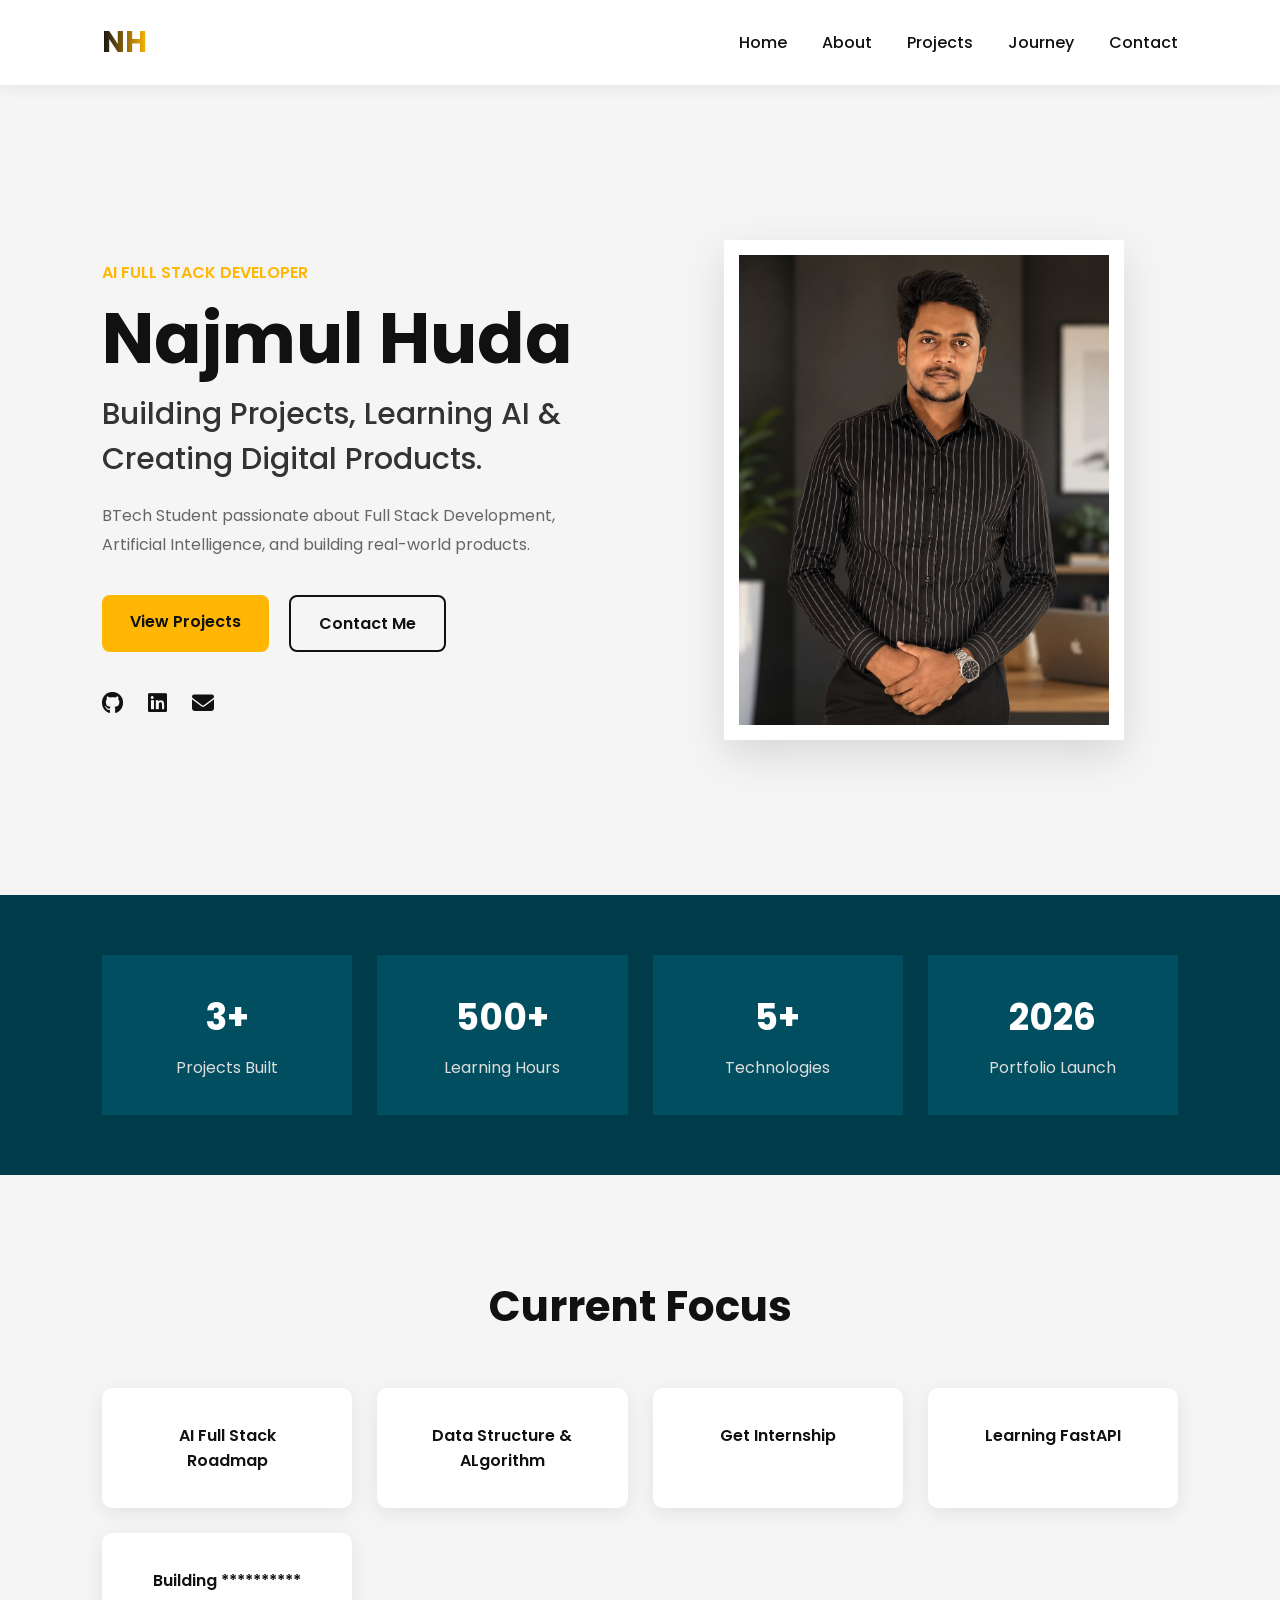
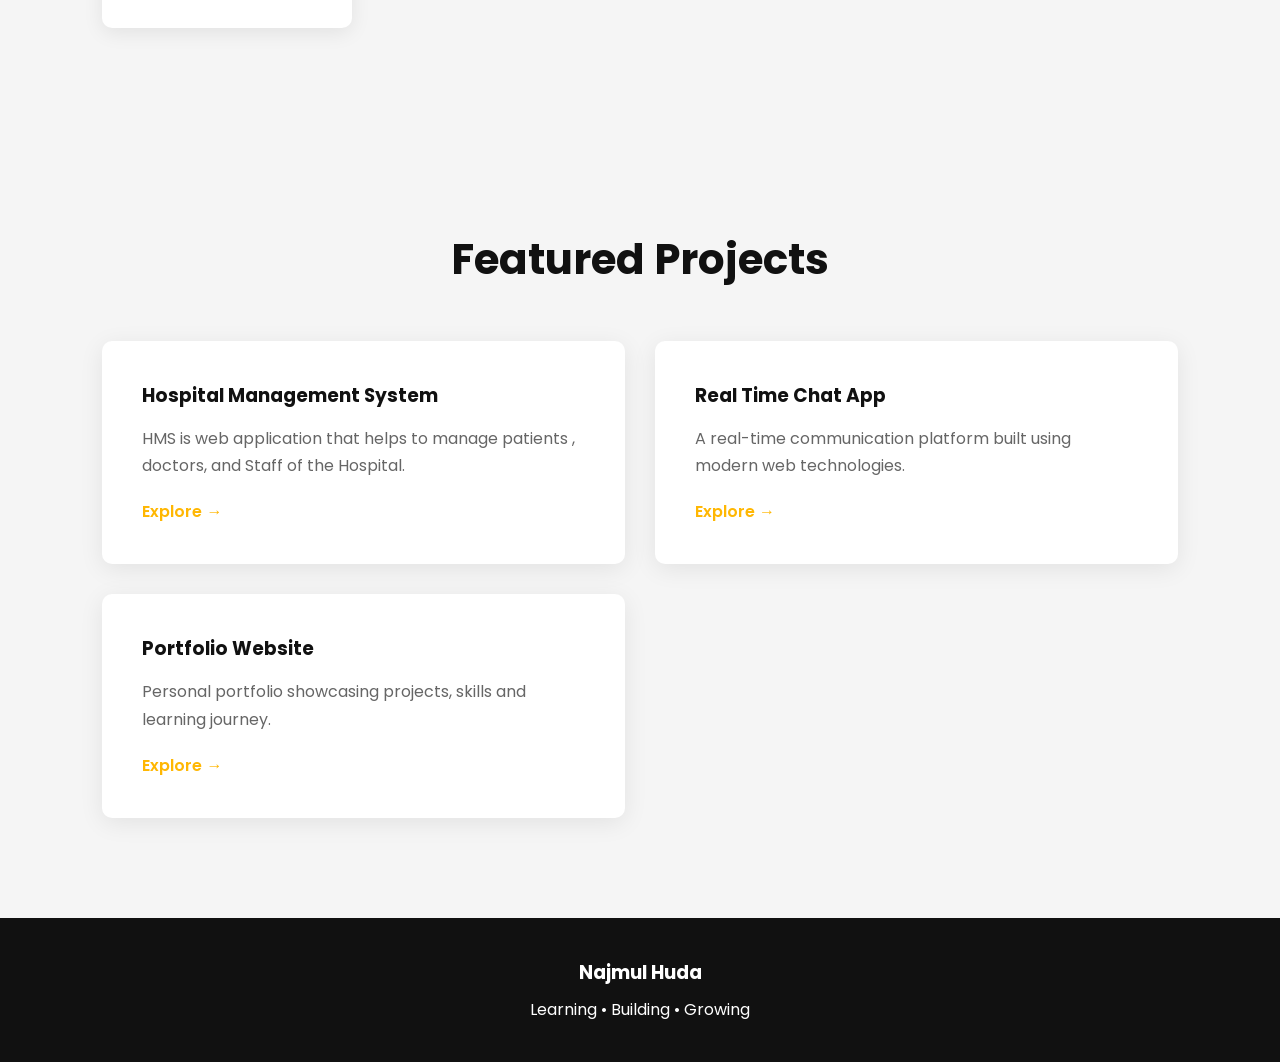
<file: index.html>
<!DOCTYPE html>
<html lang="en">

<head>
    <meta charset="UTF-8">
    <meta name="viewport" content="width=device-width, initial-scale=1.0">

    <title>Najmul Huda | Portfolio</title>

    <link rel="stylesheet" href="css/style.css">

    <link href="https://fonts.googleapis.com/css2?family=Poppins:wght@300;400;500;600;700&display=swap"
        rel="stylesheet">

    <link rel="stylesheet"
        href="https://cdnjs.cloudflare.com/ajax/libs/font-awesome/6.6.0/css/all.min.css">
</head>

<body>

    <!-- ================= NAVBAR ================= -->

    <header class="navbar">

        <div class="logo">
            NH
        </div>

        <nav>

            <ul class="nav-links">

                <li>
                    <a href="index.html">Home</a>
                </li>

                <li>
                    <a href="about.html">About</a>
                </li>

                <li>
                    <a href="projects.html">Projects</a>
                </li>

                <li>
                    <a href="journey.html">Journey</a>
                </li>

                <li>
                    <a href="contact.html">Contact</a>
                </li>

            </ul>

        </nav>

    </header>

    <!-- ================= HERO ================= -->

    <section class="hero">

        <div class="hero-left">

            <span class="small-heading">
                AI FULL STACK DEVELOPER
            </span>

            <h1>
                Najmul Huda
            </h1>

            <h2>
                Building Projects,
                Learning AI &
                Creating Digital Products.
            </h2>

            <p>

                BTech Student passionate about
                Full Stack Development,
                Artificial Intelligence,
                and building real-world products.

            </p>

            <div class="hero-buttons">

                <a href="projects.html" class="btn primary-btn">
                    View Projects
                </a>

                <a href="contact.html" class="btn secondary-btn">
                    Contact Me
                </a>

            </div>

            <div class="social-icons">

                <a href="https://github.com/00najmulhuda"
                    target="_blank">

                    <i class="fab fa-github"></i>

                </a>

                <a href="http://www.linkedin.com/in/00najmul-huda"
                    target="_blank">

                    <i class="fab fa-linkedin"></i>

                </a>

                <a href="mailto:000najmulhuda@gmail.com">

                    <i class="fas fa-envelope"></i>

                </a>

            </div>

        </div>

        <div class="hero-right">

            <div class="image-card">

                <img src="assets/myimg.png"
                alt="Najmul Huda">

            </div>

        </div>

    </section>

    <!-- ================= STATS ================= -->

    <section class="stats">

        <div class="stat-box">

            <h3>3+</h3>
            <p>Projects Built</p>

        </div>

        <div class="stat-box">

            <h3>500+</h3>
            <p>Learning Hours</p>

        </div>

        <div class="stat-box">

            <h3>5+</h3>
            <p>Technologies</p>

        </div>

        <div class="stat-box">

            <h3>2026</h3>
            <p>Portfolio Launch</p>

        </div>

    </section>

    <!-- ================= CURRENT FOCUS ================= -->

    <section class="focus">

        <div class="section-title">

            <h2>Current Focus</h2>

        </div>

        <div class="focus-grid">

            <div class="focus-card">

                AI Full Stack Roadmap

            </div>

            <div class="focus-card">

                Data Structure & ALgorithm

            </div>

            <div class="focus-card">

                Get Internship

            </div>

            <div class="focus-card">

                Learning FastAPI <a href="https://github.com/00najmulhuda/FastAPI-learning"></a>

            </div>

            <div class="focus-card">

                Building **********

            </div>

        </div>

    </section>

    <!-- ================= FEATURED PROJECTS ================= -->

    <section class="featured-projects">

        <div class="section-title">

            <h2>Featured Projects</h2>

        </div>

        <div class="project-preview">
            <div class="project-card">

                <h3>Hospital Management System</h3>

                <p>

                    HMS is web application that helps to manage patients
                    , doctors, and Staff of the Hospital.

                </p>

                <a href="projects.html">

                    Explore →

                </a>

            </div>

            <div class="project-card">

                <h3>Real Time Chat App</h3>

                <p>

                    A real-time communication platform
                    built using modern web technologies.

                </p>

                <a href="projects.html">

                    Explore →

                </a>

            </div>

            <div class="project-card">

                <h3>Portfolio Website</h3>

                <p>

                    Personal portfolio showcasing
                    projects, skills and learning journey.

                </p>

                <a href="projects.html">

                    Explore →

                </a>

            </div>

        </div>

    </section>

    <!-- ================= FOOTER ================= -->

    <footer>

        <h3>Najmul Huda</h3>

        <p>

            Learning • Building • Growing

        </p>

    </footer>

    <script src="js/script.js"></script>

</body>

</html>
</file>
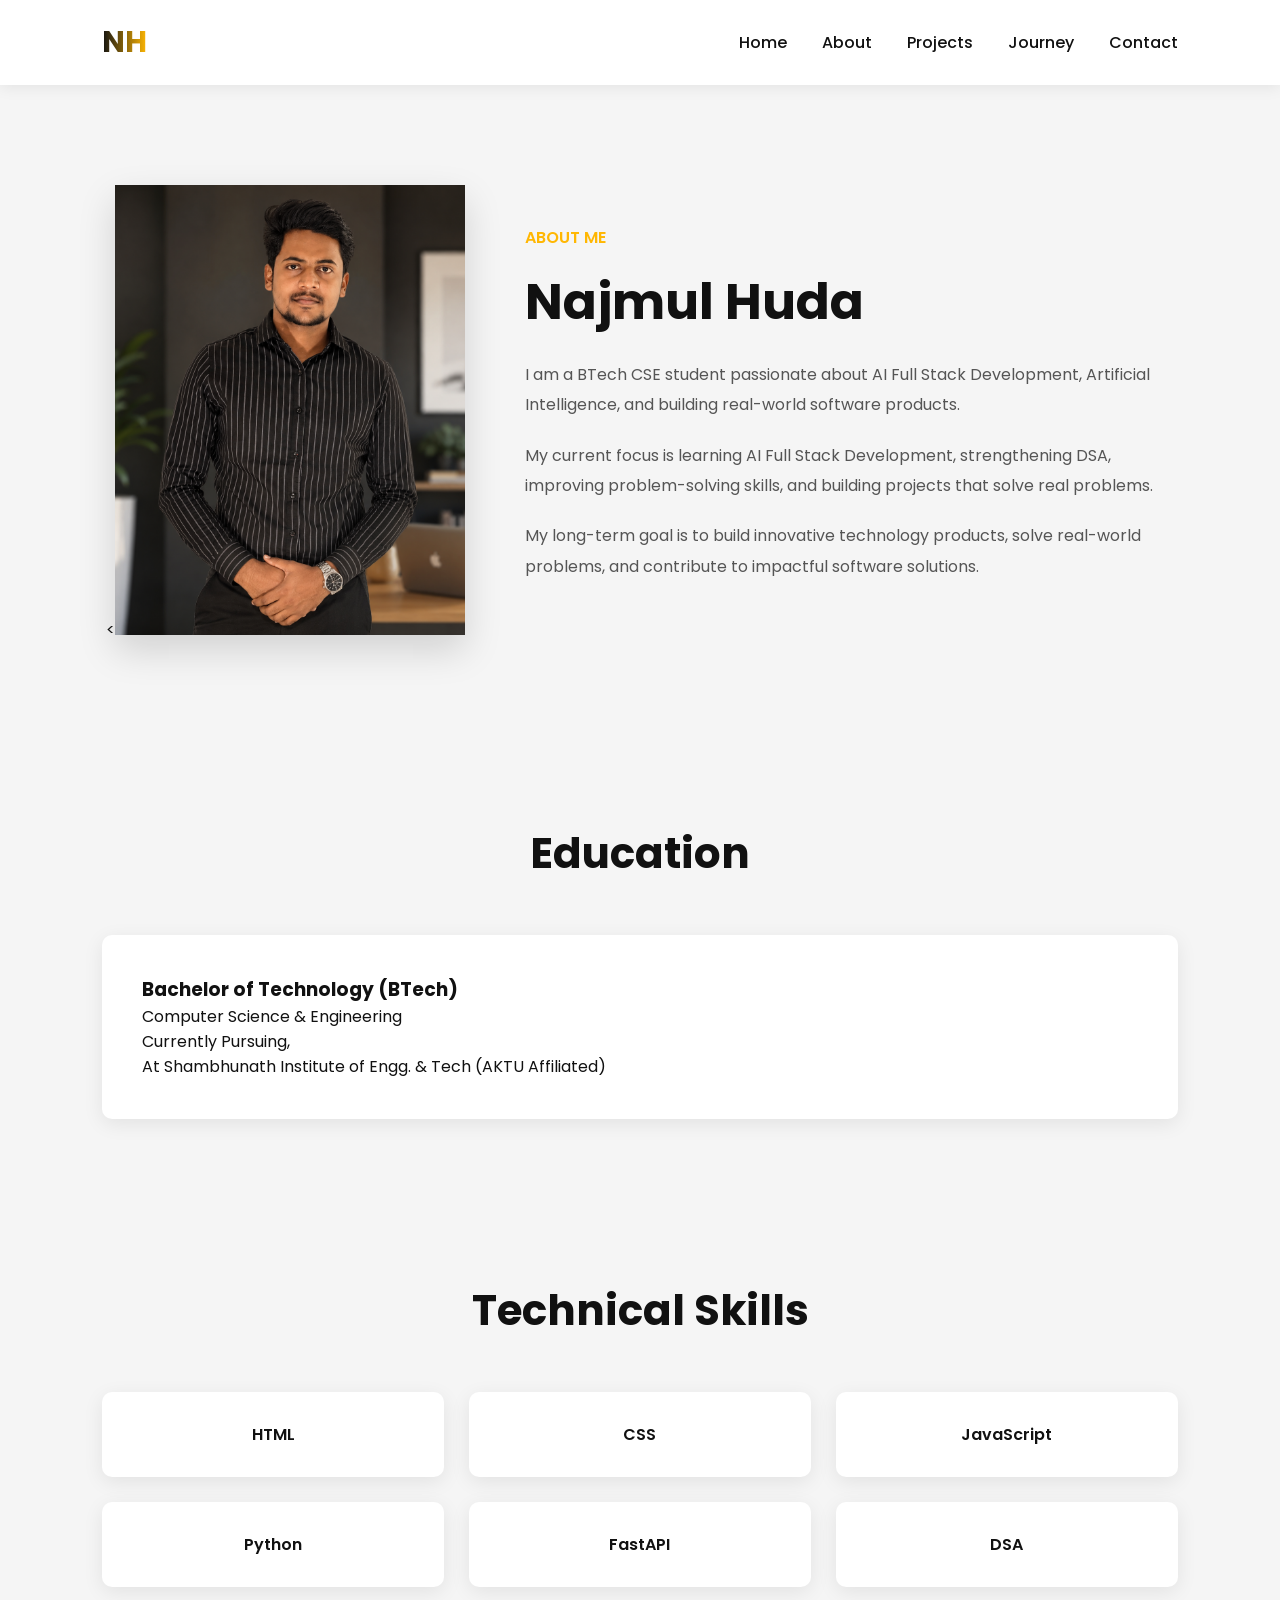
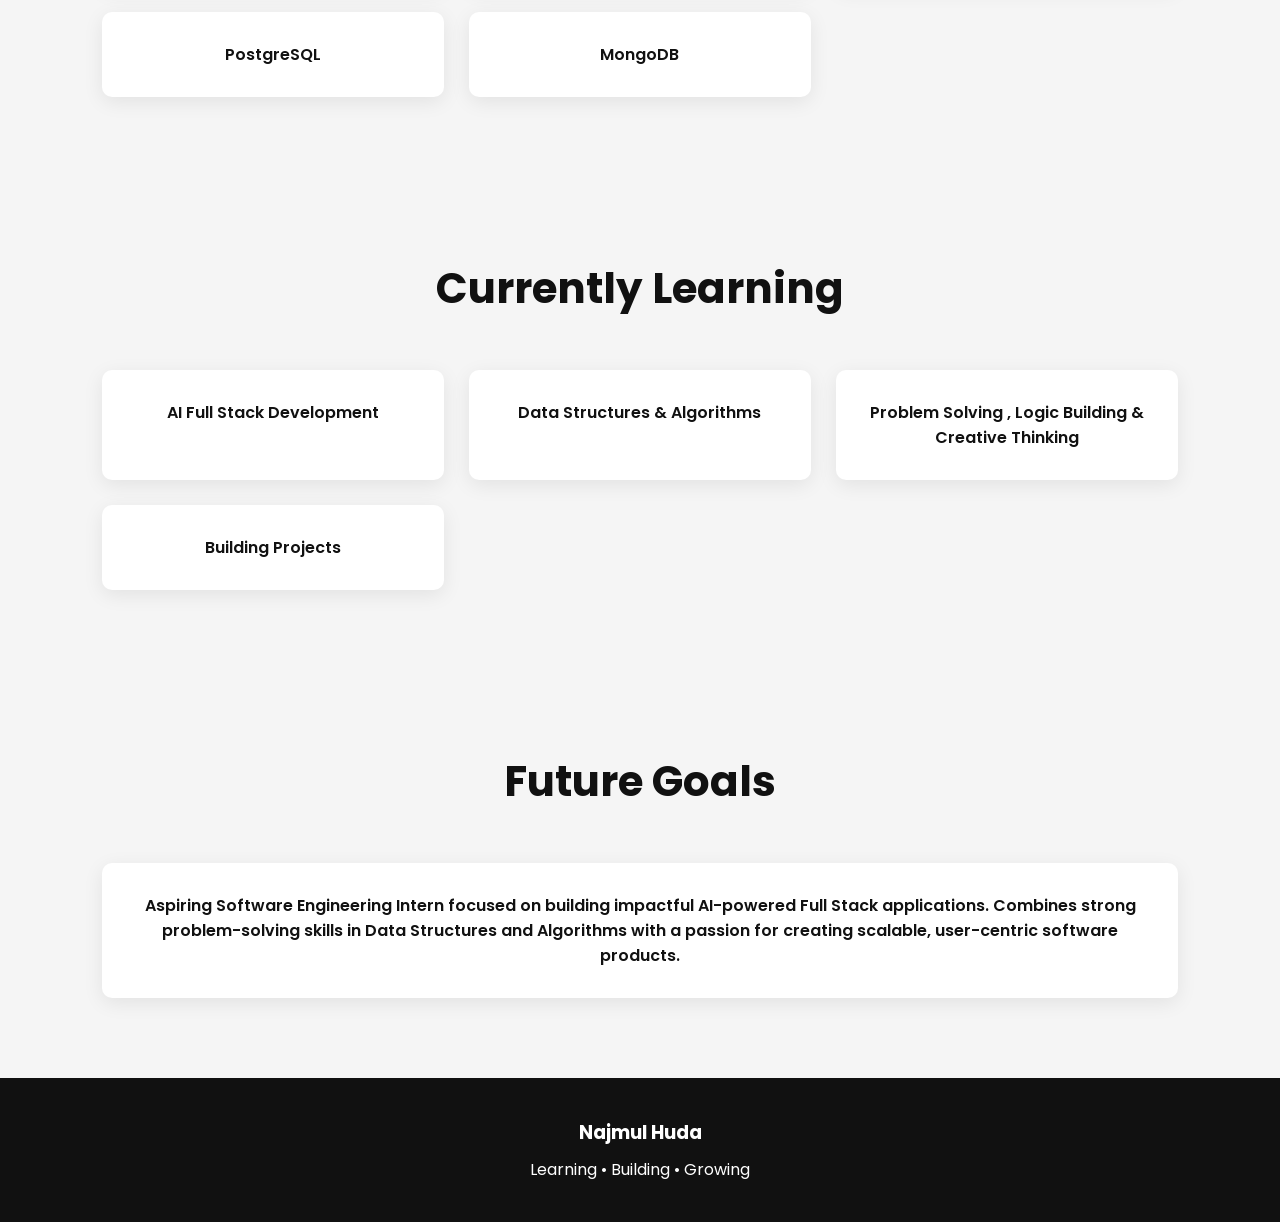
<file: about.html>
<!DOCTYPE html>
<html lang="en">

<head>
    <meta charset="UTF-8">
    <meta name="viewport" content="width=device-width, initial-scale=1.0">

    <title>About | Najmul Huda</title>

    <link rel="stylesheet" href="css/style.css">

    <link href="https://fonts.googleapis.com/css2?family=Poppins:wght@300;400;500;600;700&display=swap"
        rel="stylesheet">

    <link rel="stylesheet"
        href="https://cdnjs.cloudflare.com/ajax/libs/font-awesome/6.6.0/css/all.min.css">
</head>

<body>

    <!-- NAVBAR -->

    <header class="navbar">

        <div class="logo">NH</div>

        <nav>
            <ul class="nav-links">

                <li><a href="index.html">Home</a></li>

                <li><a href="about.html">About</a></li>

                <li><a href="projects.html">Projects</a></li>

                <li><a href="journey.html">Journey</a></li>

                <li><a href="contact.html">Contact</a></li>

            </ul>
        </nav>

    </header>

    <!-- ABOUT HERO -->

    <section class="about-page">

        <div class="about-image">

            <<img src="assets/myimg.png"
            alt="Najmul Huda">

        </div>

        <div class="about-content">

            <span class="small-heading">
                ABOUT ME
            </span>

            <h1>
                Najmul Huda
            </h1>

            <p>

                I am a BTech CSE student passionate about
                AI Full Stack Development, Artificial Intelligence,
                and building real-world software products.

            </p>

            <p>

                My current focus is learning AI Full Stack
                Development, strengthening DSA, improving
                problem-solving skills, and building projects
                that solve real problems.

            </p>

            <p>

                My long-term goal is to build innovative
                technology products, solve real-world
                problems, and contribute to impactful
                software solutions.

            </p>

        </div>

    </section>

    <!-- EDUCATION -->

    <section class="education-section">

        <div class="section-title">

            <h2>Education</h2>

        </div>

        <div class="education-card">

            <h3>Bachelor of Technology (BTech)</h3>

            <p>
                Computer Science & Engineering
            </p>

            <span>
                Currently Pursuing,<br>
                At Shambhunath Institute of Engg. & Tech (AKTU Affiliated)
            </span>

        </div>

    </section>

    <!-- SKILLS -->

    <section class="skills-section">

        <div class="section-title">

            <h2>Technical Skills</h2>

        </div>

        <div class="skills-grid">

            <div class="skill-card">HTML</div>

            <div class="skill-card">CSS</div>

            <div class="skill-card">JavaScript</div>

            <div class="skill-card">Python</div>

            <div class="skill-card">FastAPI</div>

            <div class="skill-card">DSA</div>

            <div class="skill-card">PostgreSQL</div>

            <div class="skill-card">MongoDB</div>

        </div>

    </section>

    <!-- CURRENT LEARNING -->

    <section class="learning-section">

        <div class="section-title">

            <h2>Currently Learning</h2>

        </div>

        <div class="learning-grid">

            <div class="learning-card">

                AI Full Stack Development

            </div>

            <div class="learning-card">

                Data Structures & Algorithms

            </div>

            <div class="learning-card">

                Problem Solving , Logic Building & Creative Thinking

            </div>

            <div class="learning-card">

                Building Projects

            </div>

        </div>

    </section>

    <!-- FUTURE GOALS -->

    <section class="goal-section">

        <div class="section-title">

            <h2>Future Goals</h2>

        </div>

        <div class="goal-card">

            <p>

                Aspiring Software Engineering Intern focused on building impactful AI-powered Full Stack applications.
                 Combines strong problem-solving skills in Data Structures and Algorithms with a passion for creating scalable,
                 user-centric software products.

            </p>

        </div>

    </section>

    <!-- FOOTER -->

    <footer>

        <h3>Najmul Huda</h3>

        <p>Learning • Building • Growing</p>

    </footer>

</body>

</html>
</file>
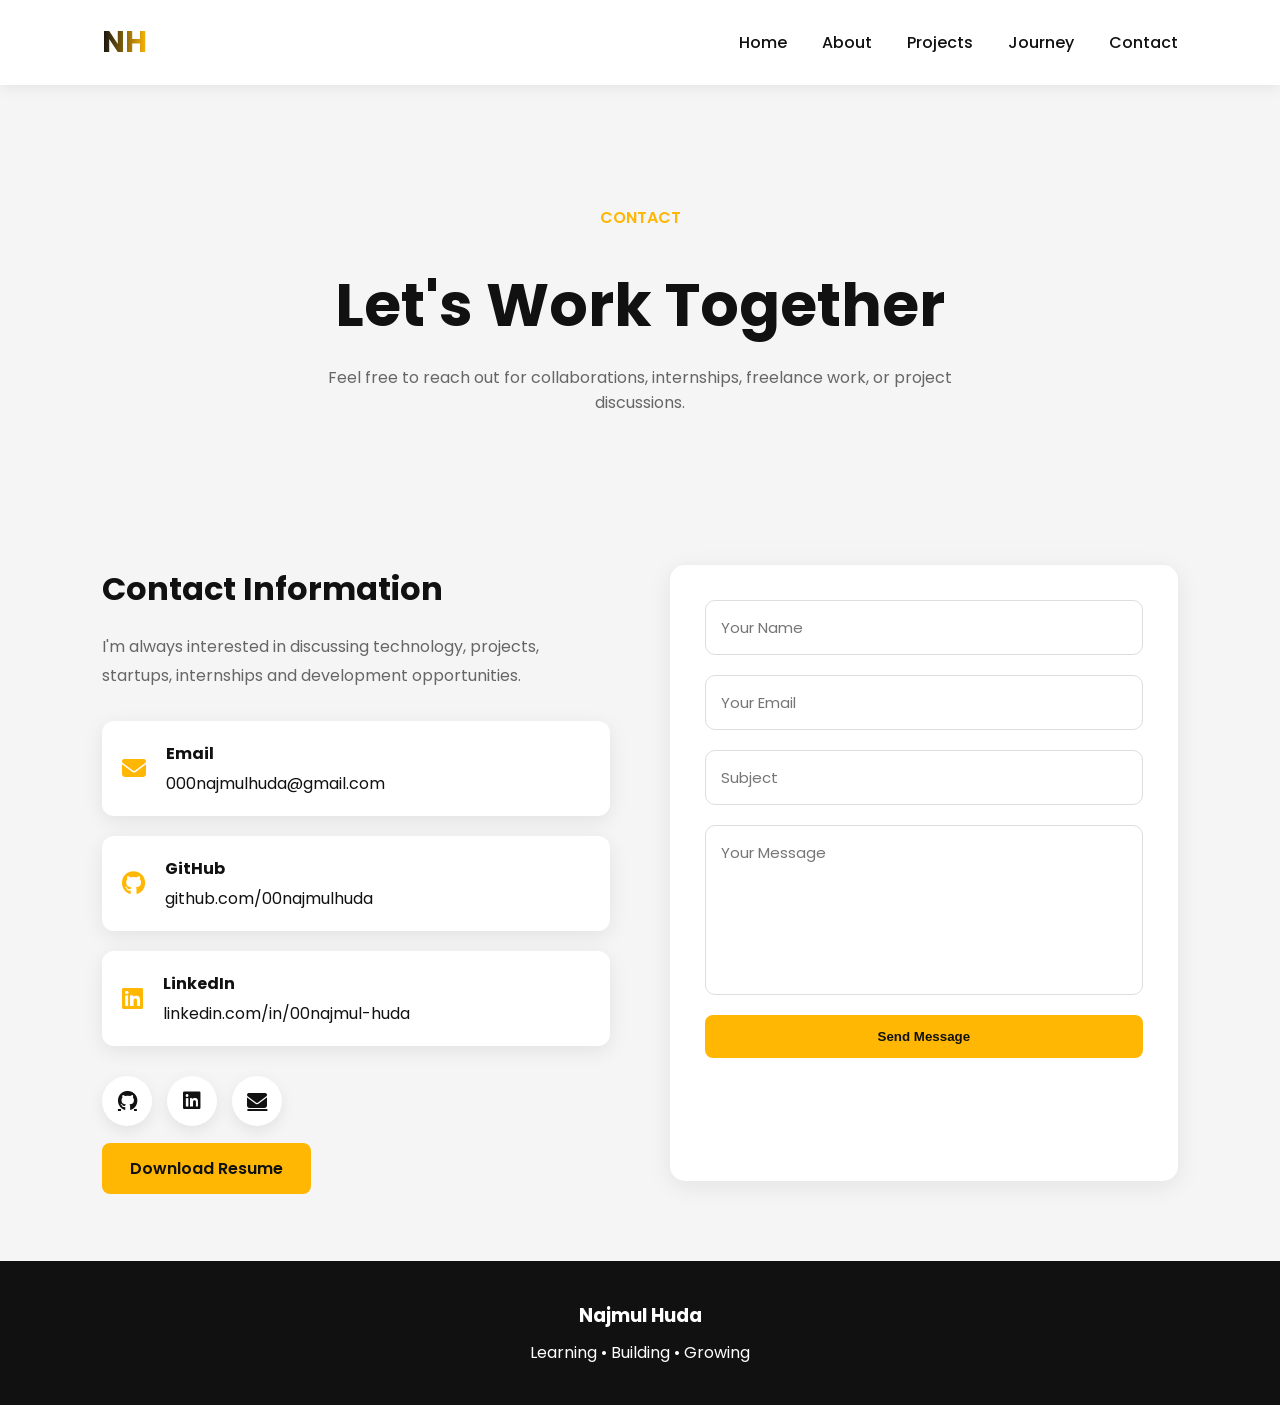
<file: contact.html>
<!DOCTYPE html>
<html lang="en">

<head>
    <meta charset="UTF-8">
    <meta name="viewport" content="width=device-width, initial-scale=1.0">

    <title>Contact | Najmul Huda</title>

    <link rel="stylesheet" href="css/style.css">

    <link href="https://fonts.googleapis.com/css2?family=Poppins:wght@300;400;500;600;700&display=swap"
        rel="stylesheet">

    <link rel="stylesheet"
        href="https://cdnjs.cloudflare.com/ajax/libs/font-awesome/6.6.0/css/all.min.css">
</head>

<body>

    <!-- NAVBAR -->

    <header class="navbar">

        <div class="logo">
            NH
        </div>

        <nav>

            <ul class="nav-links">

                <li><a href="index.html">Home</a></li>

                <li><a href="about.html">About</a></li>

                <li><a href="projects.html">Projects</a></li>

                <li><a href="journey.html">Journey</a></li>

                <li><a href="contact.html">Contact</a></li>

            </ul>

        </nav>

    </header>

    <!-- PAGE HEADER -->

    <section class="page-header">

        <span class="small-heading">
            CONTACT
        </span>

        <h1>
            Let's Work Together
        </h1>

        <p>
            Feel free to reach out for collaborations,
            internships, freelance work, or project discussions.
        </p>

    </section>

    <!-- CONTACT SECTION -->

    <section class="contact-section">

        <!-- LEFT SIDE -->

        <div class="contact-info">

            <h2>
                Contact Information
            </h2>

            <p class="contact-description">

                I'm always interested in discussing
                technology, projects, startups,
                internships and development opportunities.

            </p>

            <!-- EMAIL -->

            <div class="contact-card">

                <i class="fas fa-envelope"></i>

                <div>

                    <h4>Email</h4>

                    <a href="mailto:000najmulhuda@gmail.com">
                        000najmulhuda@gmail.com
                    </a>

                </div>

            </div>

            <!-- GITHUB -->

            <div class="contact-card">

                <i class="fab fa-github"></i>

                <div>

                    <h4>GitHub</h4>

                    <a href="https://github.com/00najmulhuda"
                        target="_blank">

                        github.com/00najmulhuda

                    </a>

                </div>

            </div>

            <!-- LINKEDIN -->

            <div class="contact-card">

                <i class="fab fa-linkedin"></i>

                <div>

                    <h4>LinkedIn</h4>

                    <a href="http://www.linkedin.com/in/00najmul-huda"
                        target="_blank">

                        linkedin.com/in/00najmul-huda

                    </a>

                </div>

            </div>

            <!-- SOCIAL ICONS -->

            <div class="contact-social">

                <a href="https://github.com/00najmulhuda"
                    target="_blank">

                    <i class="fab fa-github"></i>

                </a>

                <a href="http://www.linkedin.com/in/00najmul-huda"
                    target="_blank">

                    <i class="fab fa-linkedin"></i>

                </a>

                <a href="mailto:000najmulhuda@gmail.com">

                    <i class="fas fa-envelope"></i>

                </a>

            </div>

            <!-- RESUME -->

            <a href="assets/resume.pdf"
                class="btn primary-btn"
                download>

                Download Resume

            </a>

        </div>

        <!-- RIGHT SIDE -->

        <div class="contact-form">

            <form
            action="https://formsubmit.co/000najmulhuda@gmail.com"
            method="POST">

    <input
        type="text"
        name="name"
        placeholder="Your Name"
        required>

    <input
        type="email"
        name="email"
        placeholder="Your Email"
        required>

    <input
        type="text"
        name="subject"
        placeholder="Subject"
        required>

    <textarea
        name="message"
        rows="6"
        placeholder="Your Message"
        required></textarea>

    <!-- Disable Captcha -->

    <input
        type="hidden"
        name="_captcha"
        value="false">

    <!-- Email Subject -->

    <input
        type="hidden"
        name="_subject"
        value="New Portfolio Contact Message">


    <button
        type="submit"
        class="btn primary-btn">

        Send Message

    </button>

</form>

        </div>

    </section>

    <!-- FOOTER -->

    <footer>

        <h3>
            Najmul Huda
        </h3>

        <p>
            Learning • Building • Growing
        </p>

    </footer>

</body>

</html>
</file>
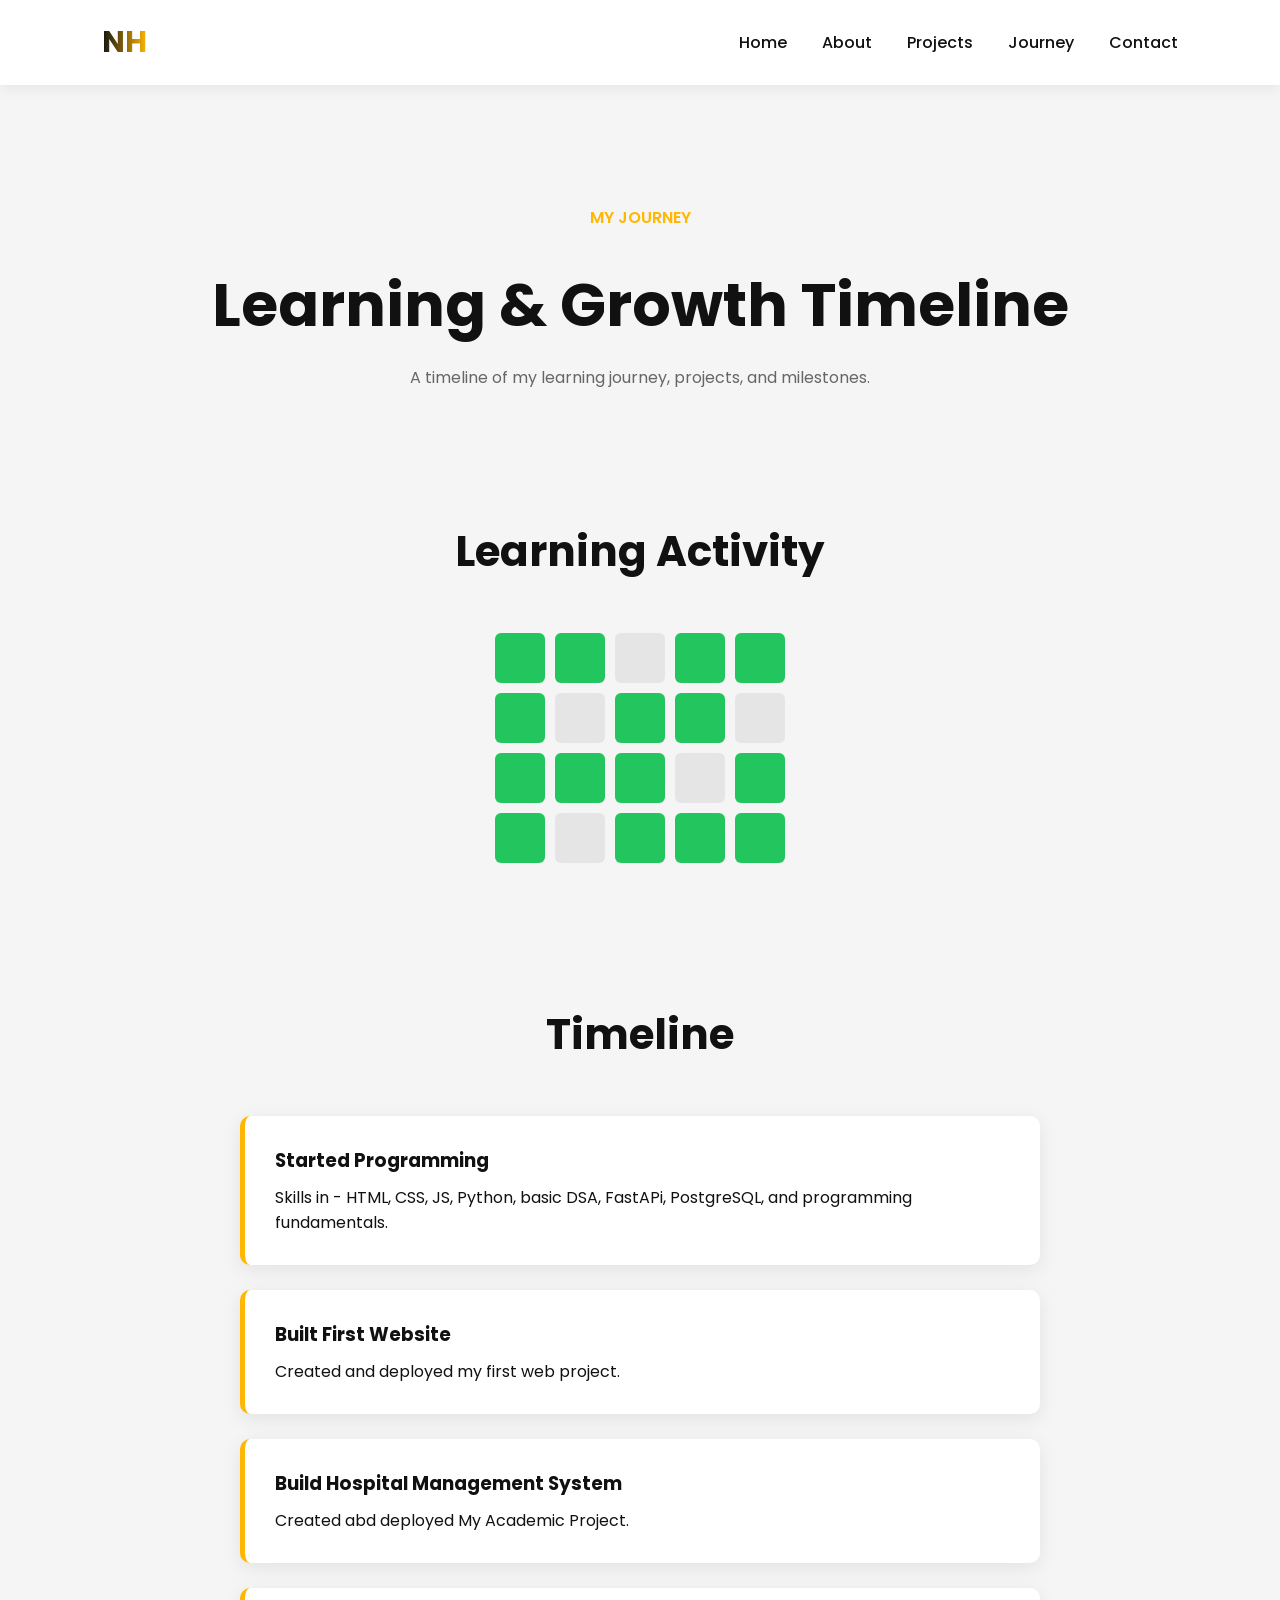
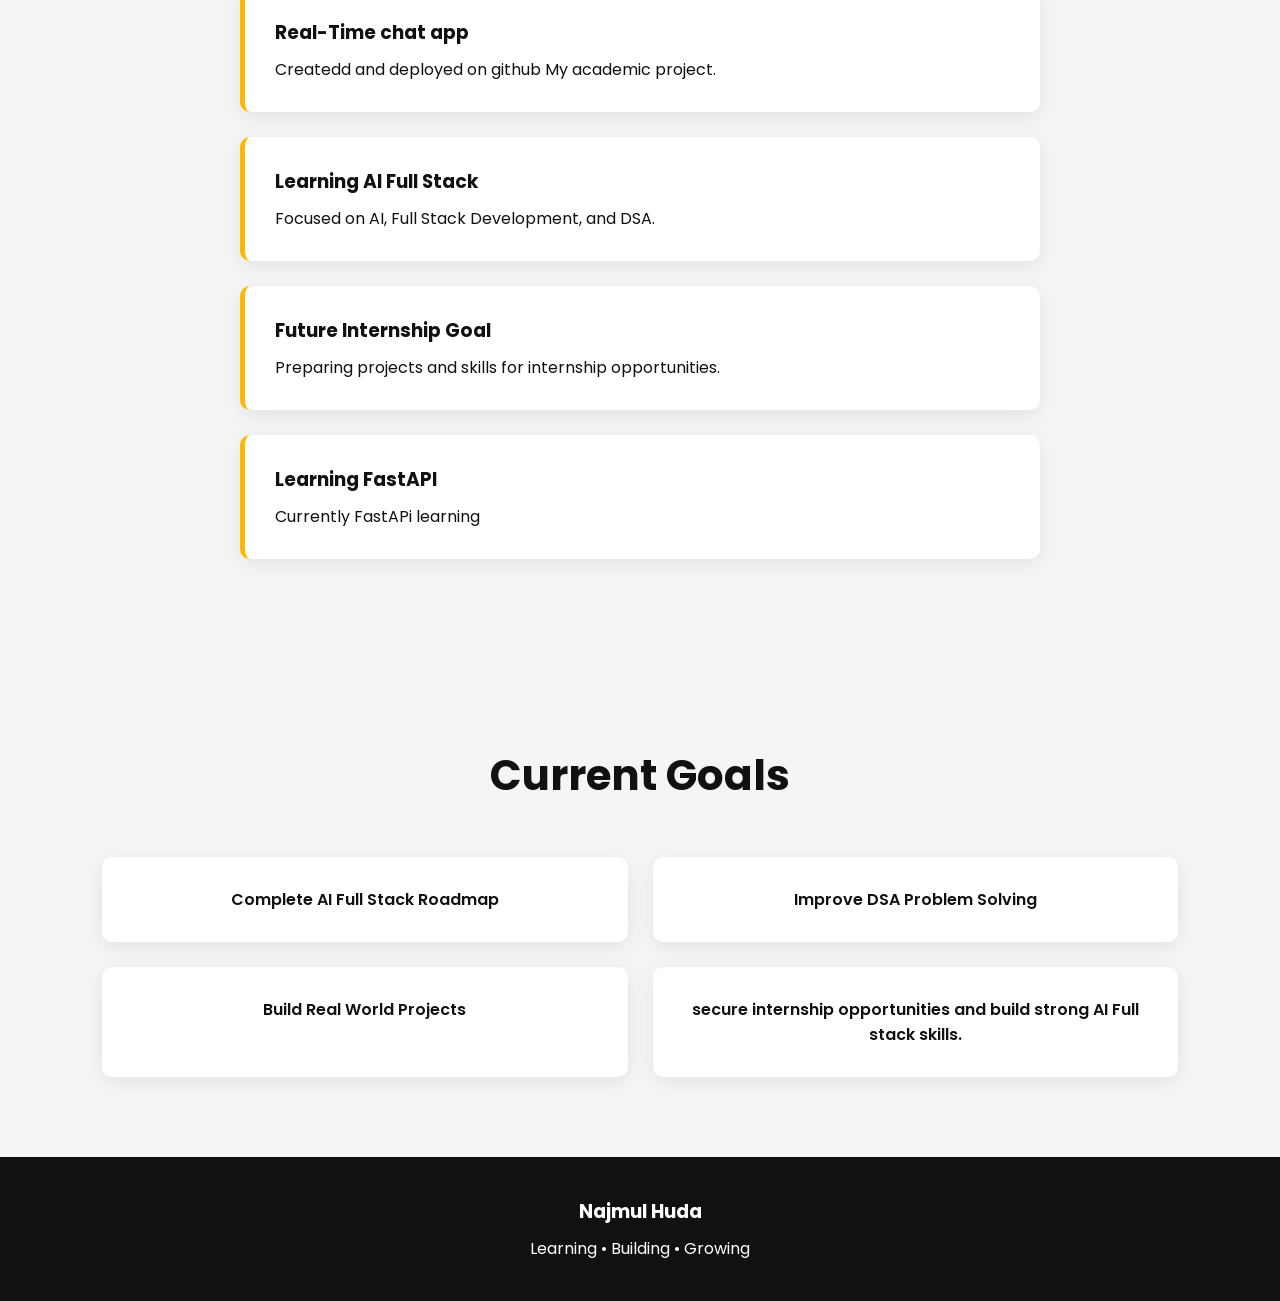
<file: journey.html>
<!DOCTYPE html>
<html lang="en">

<head>
    <meta charset="UTF-8">
    <meta name="viewport" content="width=device-width, initial-scale=1.0">
    <title>Journey | Najmul Huda</title>

    <link rel="stylesheet" href="css/style.css">

    <link href="https://fonts.googleapis.com/css2?family=Poppins:wght@300;400;500;600;700&display=swap"
        rel="stylesheet">
</head>

<body>

    <!-- NAVBAR -->

    <header class="navbar">

        <div class="logo">NH</div>

        <nav>
            <ul class="nav-links">

                <li><a href="index.html">Home</a></li>

                <li><a href="about.html">About</a></li>

                <li><a href="projects.html">Projects</a></li>

                <li><a href="journey.html">Journey</a></li>

                <li><a href="contact.html">Contact</a></li>

            </ul>
        </nav>

    </header>

    <!-- PAGE HEADER -->

    <section class="page-header">

        <span class="small-heading">
            MY JOURNEY
        </span>

        <h1>
            Learning & Growth Timeline
        </h1>

        <p>
            A timeline of my learning journey,
            projects, and milestones.
        </p>

    </section>

    <!-- ACTIVITY GRID -->

    <section class="activity-section">

        <div class="section-title">

            <h2>Learning Activity</h2>

        </div>

        <div class="activity-grid">

            <div class="active"></div>
            <div class="active"></div>
            <div></div>
            <div class="active"></div>
            <div class="active"></div>

            <div class="active"></div>
            <div></div>
            <div class="active"></div>
            <div class="active"></div>
            <div></div>

            <div class="active"></div>
            <div class="active"></div>
            <div class="active"></div>
            <div></div>
            <div class="active"></div>

            <div class="active"></div>
            <div></div>
            <div class="active"></div>
            <div class="active"></div>
            <div class="active"></div>

        </div>

    </section>

    <!-- TIMELINE -->

    <section class="timeline-section">

        <div class="section-title">

            <h2>Timeline</h2>

        </div>

        <div class="timeline">

            <div class="timeline-item">

                <h3>Started Programming</h3>

                <p>
                    Skills in -  HTML, CSS, JS, Python, basic DSA, FastAPi, PostgreSQL,
                    and programming fundamentals.
                </p>

            </div>

            <div class="timeline-item">

                <h3>Built First Website</h3>

                <p>
                    Created and deployed
                    my first web project.
                </p>

            </div>
            
            <div class="timeline-item">

                <h3>Build Hospital Management System</h3>

                <p>
                    Created abd deployed 
                    My Academic Project.
                </p>

            </div>
            
            <div class="timeline-item">

                <h3>Real-Time chat app</h3>

                <p>
                    Createdd and deployed on github
                    My academic project.
                </p>

            </div>

            <div class="timeline-item">

                <h3>Learning AI Full Stack</h3>

                <p>
                    Focused on AI, Full Stack Development,
                    and DSA.
                </p>

            </div>

            <div class="timeline-item">

                <h3>Future Internship Goal</h3>

                <p>
                    Preparing projects and skills
                    for internship opportunities.
                </p>

            </div>
            <div class="timeline-item">

                <h3>Learning FastAPI</h3>

                <p>
                    Currently FastAPi learning
                </p>

            </div>

        </div>

    </section>

    <!-- CURRENT GOALS -->

    <section class="goal-section">

        <div class="section-title">

            <h2>Current Goals</h2>

        </div>

        <div class="goal-list">

            <div class="goal-card">
                Complete AI Full Stack Roadmap
            </div>

            <div class="goal-card">
                Improve DSA Problem Solving
            </div>

            <div class="goal-card">
                Build Real World Projects
            </div>

            <div class="goal-card">
                secure internship opportunities and build strong AI Full stack skills.
            </div>

        </div>

    </section>

    <!-- FOOTER -->

    <footer>

        <h3>Najmul Huda</h3>

        <p>
            Learning • Building • Growing
        </p>

    </footer>

</body>

</html>
</file>
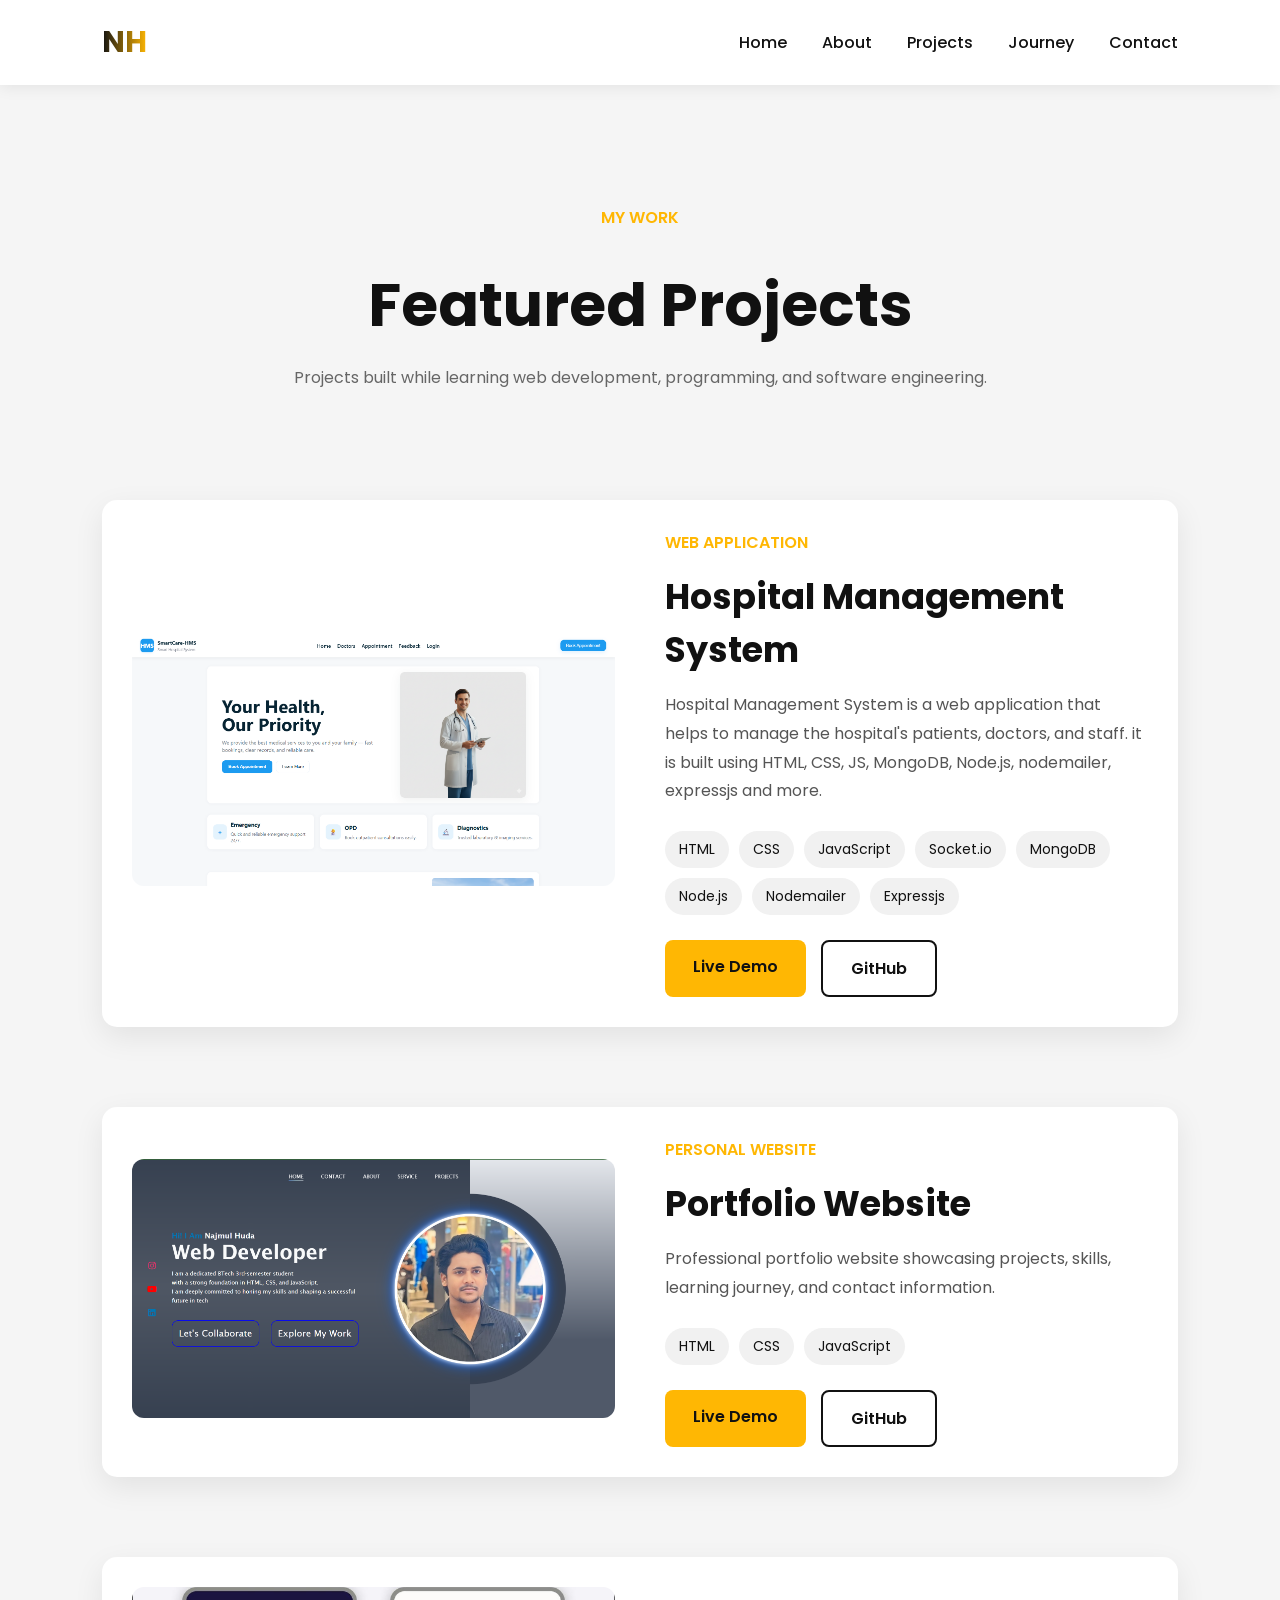
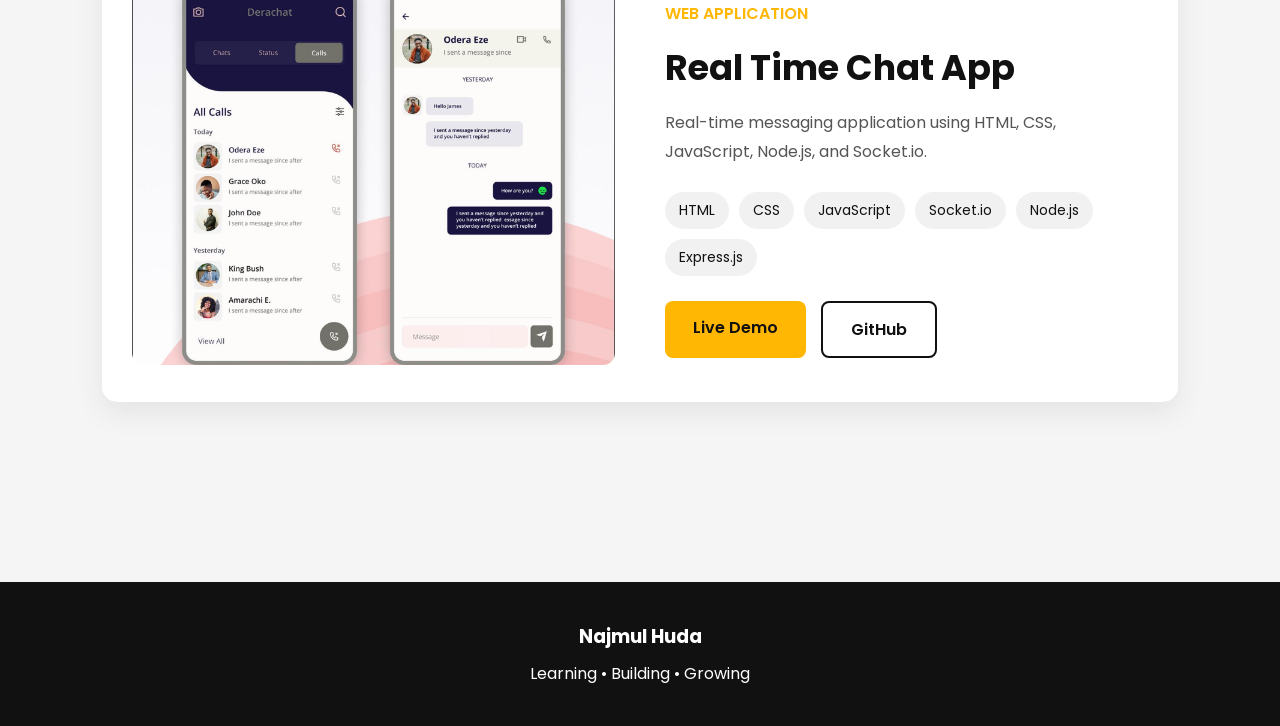
<file: projects.html>
<!DOCTYPE html>
<html lang="en">

<head>
    <meta charset="UTF-8">
    <meta name="viewport" content="width=device-width, initial-scale=1.0">
    <title>Projects | Najmul Huda</title>

    <link rel="stylesheet" href="css/style.css">

    <link href="https://fonts.googleapis.com/css2?family=Poppins:wght@300;400;500;600;700&display=swap"
        rel="stylesheet">

    <link rel="stylesheet"
        href="https://cdnjs.cloudflare.com/ajax/libs/font-awesome/6.6.0/css/all.min.css">
</head>

<body>

    <!-- NAVBAR -->

    <header class="navbar">

        <div class="logo">NH</div>

        <nav>
            <ul class="nav-links">

                <li><a href="index.html">Home</a></li>

                <li><a href="about.html">About</a></li>

                <li><a href="projects.html">Projects</a></li>

                <li><a href="journey.html">Journey</a></li>

                <li><a href="contact.html">Contact</a></li>

            </ul>
        </nav>

    </header>

    <!-- PAGE TITLE -->

    <section class="page-header">

        <span class="small-heading">
            MY WORK
        </span>

        <h1>
            Featured Projects
        </h1>

        <p>
            Projects built while learning web development,
            programming, and software engineering.
        </p>

    </section>

    <!-- PROJECTS GRID -->

    <section class="projects-section">

        <!-- Project 1 -->

        <div class="project-box">

            <div class="project-image">

                <img src="assets/HMS.png"
                alt="Hospital Management System">

            </div>

            <div class="project-content">

                <span class="project-tag">
                    WEB APPLICATION
                </span>

                <h2>
                    Hospital Management System
                </h2>

                <p>

                    Hospital Management System is a web application
                    that helps to manage the hospital's patients, doctors, and staff.
                    it is built using HTML, CSS, JS, MongoDB, Node.js, nodemailer, expressjs and more.
                </p>

                <div class="tech-stack">

                    <span>HTML</span>
                    <span>CSS</span>
                    <span>JavaScript</span>
                    <span>Socket.io</span>
                    <span>MongoDB</span>
                    <span>Node.js</span>
                    <span>Nodemailer</span>
                    <span>Expressjs</span>

                </div>

                <div class="project-buttons">

                    <a href=" https://lnkd.in/eNVZ7XaX" class="btn primary-btn">
                        Live Demo
                    </a>

                    <a href="https://github.com/00najmulhuda/SmartCare-HMS-Hospital-management-system-"
                        class="btn secondary-btn">
                        GitHub
                    </a>

                </div>

            </div>

        </div>

        <!-- Project 2 -->

        <div class="project-box">

            <div class="project-image">

                <img src="assets/portfolio_website_html_css.png"
                alt="Portfolio Website">

            </div>

            <div class="project-content">

                <span class="project-tag">
                    PERSONAL WEBSITE
                </span>

                <h2>
                    Portfolio Website
                </h2>

                <p>

                    Professional portfolio website
                    showcasing projects, skills,
                    learning journey, and contact information.

                </p>

                <div class="tech-stack">

                    <span>HTML</span>
                    <span>CSS</span>
                    <span>JavaScript</span>

                </div>

                <div class="project-buttons">

                    <a href=" https://lnkd.in/eSSceKJV"
                        class="btn primary-btn">
                        Live Demo
                    </a>

                    <a href="https://github.com/00najmulhuda/html-css-website-my-first-project-"
                        class="btn secondary-btn">
                        GitHub
                    </a>

                </div>

            </div>

        </div>
        
        <!--Project 3-->
        <div class="project-box">

            <div class="project-image">

                <img src="assets/chatapp.png"
                alt="Chat App">

            </div>

            <div class="project-content">

                <span class="project-tag">
                    WEB APPLICATION
                </span>

                <h2>
                    Real Time Chat App
                </h2>

                <p>

                    Real-time messaging application using
                    HTML, CSS, JavaScript, Node.js,
                    and Socket.io.

                </p>

                <div class="tech-stack">

                    <span>HTML</span>
                    <span>CSS</span>
                    <span>JavaScript</span>
                    <span>Socket.io</span>
                    <span>Node.js</span>
                    <span>Express.js</span>
                </div>

                <div class="project-buttons">

                    <a href="https://github.com/00najmulhuda/real-time-web-chat-app" class="btn primary-btn">
                        Live Demo
                    </a>

                    <a href="https://github.com/00najmulhuda/real-time-web-chat-app"
                        class="btn secondary-btn">
                        GitHub
                    </a>

                </div>

            </div>

        </div>
    </section>

    <!-- FOOTER -->

    <footer>

        <h3>Najmul Huda</h3>

        <p>
            Learning • Building • Growing
        </p>

    </footer>

</body>

</html>
</file>
<file: css/style.css>
/* =====================
   GLOBAL
===================== */

*{
    margin:0;
    padding:0;
    box-sizing:border-box;
}

html{
    scroll-behavior:smooth;
}

body{
    font-family:'Poppins',sans-serif;
    background:#f5f5f5;
    color:#111;
}

/* =====================
   NAVBAR
===================== */

.navbar{
    position:sticky;
    top:0;

    display:flex;
    justify-content:space-between;
    align-items:center;

    padding:20px 8%;

    background:white;

    box-shadow:0 2px 15px rgba(0,0,0,.08);

    z-index:1000;
}

/* .logo{
    font-size:28px;
    font-weight:700;
    color:#111;
} */
.logo{

    font-size:30px;
    font-weight:700;

    background:linear-gradient(
        90deg,
        #111,
        #ffb703,
        #111
    );

    background-size:200% auto;

    -webkit-background-clip:text;
    -webkit-text-fill-color:transparent;

    animation:shine 4s linear infinite;
}

@keyframes shine{

    to{
        background-position:200% center;
    }

}

.nav-links{
    display:flex;
    list-style:none;
    gap:35px;
}

.nav-links a{
    text-decoration:none;
    color:#111;
    font-weight:500;
    transition:.3s;
}

.nav-links a:hover{
    color:#ffb703;
}

/* =====================
   HERO
===================== */

.hero{
    min-height:90vh;

    display:flex;
    align-items:center;
    justify-content:space-between;

    gap:60px;

    padding:80px 8%;
}

.hero-left{
    flex:1;
}

.small-heading{
    display:inline-block;

    color:#ffb703;

    font-weight:600;

    margin-bottom:15px;
}

.hero-left h1{
    font-size:70px;
    line-height:1.1;

    margin-bottom:15px;
}

.hero-left h2{
    font-size:30px;
    font-weight:500;

    margin-bottom:20px;

    color:#333;
}

.hero-left p{
    color:#666;

    line-height:1.8;

    max-width:600px;

    margin-bottom:35px;
}

/* BUTTONS */

.hero-buttons{
    display:flex;
    gap:20px;

    margin-bottom:35px;
}

.btn{
    padding:14px 28px;

    border-radius:8px;

    text-decoration:none;

    font-weight:600;

    transition:.3s;
}

.primary-btn{
    background:#ffb703;
    color:#111;
}

.primary-btn:hover{
    transform:translateY(-4px);
}

.secondary-btn{
    border:2px solid #111;
    color:#111;
}

.secondary-btn:hover{
    background:#111;
    color:white;
}

/* SOCIAL */

.social-icons{
    display:flex;
    gap:25px;
}

.social-icons a{
    color:#111;

    font-size:22px;

    transition:.3s;
}

.social-icons a:hover{
    color:#ffb703;
}

/* IMAGE */

.hero-right{
    flex:1;

    display:flex;
    justify-content:center;
}

.image-card{
    width:400px;
    height:500px;

    background:white;

    padding:15px;

    box-shadow:0 15px 40px rgba(0,0,0,.12);
}

.image-card img{
    width:100%;
    height:100%;

    object-fit:cover;
}

/* =====================
   STATS
===================== */

.stats{
    display:grid;

    grid-template-columns:repeat(4,1fr);

    gap:25px;

    padding:60px 8%;

    background:#003b49;
}

.stat-box{
    background:#004e5f;

    padding:35px;

    text-align:center;

    color:white;
}

.stat-box h3{
    font-size:36px;

    margin-bottom:10px;
}

.stat-box p{
    color:#ddd;
}

/* =====================
   CURRENT FOCUS
===================== */

.focus{
    padding:100px 8%;
}

.section-title{
    text-align:center;

    margin-bottom:50px;
}

.section-title h2{
    font-size:42px;
}

.focus-grid{
    display:grid;

    grid-template-columns:repeat(4,1fr);

    gap:25px;
}

.focus-card{
    background:white;

    padding:35px;

    text-align:center;

    font-weight:600;

    border-radius:10px;

    box-shadow:0 5px 20px rgba(0,0,0,.08);

    transition:.3s;
}

.focus-card:hover{
    transform:translateY(-8px);
}

/* =====================
   PROJECTS
===================== */

.featured-projects{
    padding:100px 8%;
}

.project-preview{
    display:grid;

    grid-template-columns:repeat(2,1fr);

    gap:30px;
}

.project-card{
    background:white;

    padding:40px;

    border-radius:10px;

    box-shadow:0 5px 25px rgba(0,0,0,.08);
}

.project-card h3{
    margin-bottom:15px;
}

.project-card p{
    color:#666;

    line-height:1.7;

    margin-bottom:20px;
}

.project-card a{
    text-decoration:none;

    color:#ffb703;

    font-weight:600;
}

/* =====================
   FOOTER
===================== */

footer{
    background:#111;

    color:white;

    text-align:center;

    padding:40px;
}

footer h3{
    margin-bottom:10px;
}

/* =====================
   MOBILE
===================== */

@media(max-width:992px){

    .hero{
        flex-direction:column;
    }

    .hero-left h1{
        font-size:50px;
    }

    .stats{
        grid-template-columns:repeat(2,1fr);
    }

    .focus-grid{
        grid-template-columns:repeat(2,1fr);
    }

    .project-preview{
        grid-template-columns:1fr;
    }
}

@media(max-width:768px){

    .navbar{
        flex-direction:column;
        gap:15px;
    }

    .nav-links{
        flex-wrap:wrap;
        justify-content:center;
    }

    .stats{
        grid-template-columns:1fr;
    }

    .focus-grid{
        grid-template-columns:1fr;
    }

    .image-card{
        width:100%;
        max-width:350px;
        height:450px;
    }
}

/* ======================
   ABOUT PAGE
====================== */

.about-page{
    display:flex;
    align-items:center;
    justify-content:center;
    gap:60px;

    padding:100px 8%;
}

.about-image img{
    width:350px;
    height:450px;
    object-fit:cover;

    box-shadow:0 15px 35px rgba(0,0,0,.15);
}

.about-content{
    max-width:650px;
}

.about-content h1{
    font-size:50px;
    margin-bottom:20px;
}

.about-content p{
    line-height:1.9;
    color:#555;
    margin-bottom:20px;
}

/* EDUCATION */

.education-section,
.skills-section,
.learning-section,
.goal-section{
    padding:80px 8%;
}

.education-card,
.goal-card{
    background:white;

    padding:40px;

    border-radius:10px;

    box-shadow:0 5px 20px rgba(0,0,0,.08);
}

/* SKILLS */

.skills-grid,
.learning-grid{
    display:grid;

    grid-template-columns:repeat(3,1fr);

    gap:25px;
}

.skill-card,
.learning-card{
    background:white;

    padding:30px;

    text-align:center;

    border-radius:10px;

    box-shadow:0 5px 20px rgba(0,0,0,.08);

    font-weight:600;
}

/* MOBILE */

@media(max-width:992px){

    .about-page{
        flex-direction:column;
    }

    .skills-grid,
    .learning-grid{
        grid-template-columns:repeat(2,1fr);
    }
}

@media(max-width:768px){

    .skills-grid,
    .learning-grid{
        grid-template-columns:1fr;
    }

    .about-content h1{
        font-size:38px;
    }
}

/* ======================
   PAGE HEADER
====================== */

.page-header{
    text-align:center;
    padding:120px 8% 70px;
}

.page-header h1{
    font-size:60px;
    margin:15px 0;
}

.page-header p{
    max-width:700px;
    margin:auto;
    color:#666;
}

/* ======================
   PROJECT PAGE
====================== */

.projects-section{
    padding:40px 8% 100px;
}

.project-box{
    display:flex;
    gap:50px;
    align-items:center;

    margin-bottom:80px;

    background:white;

    padding:30px;

    border-radius:15px;

    box-shadow:0 10px 30px rgba(0,0,0,.08);
}

.project-image{
    flex:1;
}

.project-image img{
    width:100%;
    border-radius:12px;
}

.project-content{
    flex:1;
}

.project-tag{
    color:#ffb703;
    font-weight:600;
}

.project-content h2{
    font-size:35px;
    margin:15px 0;
}

.project-content p{
    color:#555;
    line-height:1.8;
    margin-bottom:25px;
}

.tech-stack{
    display:flex;
    flex-wrap:wrap;
    gap:10px;
    margin-bottom:25px;
}

.tech-stack span{
    background:#f1f1f1;
    padding:8px 14px;
    border-radius:30px;
    font-size:14px;
}

.project-buttons{
    display:flex;
    gap:15px;
}

/* MOBILE */

@media(max-width:992px){

    .project-box{
        flex-direction:column;
    }

    .page-header h1{
        font-size:42px;
    }
}

/* ======================
   JOURNEY PAGE
====================== */

.activity-section{
    padding:60px 8%;
}

.activity-grid{
    display:grid;
    grid-template-columns:repeat(5,50px);
    gap:10px;
    justify-content:center;
}

.activity-grid div{
    width:50px;
    height:50px;
    background:#e5e5e5;
    border-radius:6px;
}

.activity-grid .active{
    background:#22c55e;
}

/* TIMELINE */

.timeline-section{
    padding:80px 8%;
}

.timeline{
    max-width:800px;
    margin:auto;
}

.timeline-item{
    background:white;
    padding:30px;
    margin-bottom:25px;

    border-left:5px solid #ffb703;

    border-radius:10px;

    box-shadow:0 5px 20px rgba(0,0,0,.08);
}

.timeline-item h3{
    margin-bottom:10px;
}

/* GOALS */

.goal-list{
    display:grid;
    grid-template-columns:repeat(2,1fr);
    gap:25px;
}

.goal-card{
    background:white;

    padding:30px;

    text-align:center;

    border-radius:10px;

    box-shadow:0 5px 20px rgba(0,0,0,.08);

    font-weight:600;
}

@media(max-width:768px){

    .goal-list{
        grid-template-columns:1fr;
    }

    .activity-grid{
        grid-template-columns:repeat(4,45px);
    }

}

/* ======================
   CONTACT PAGE
====================== */

.contact-section{
    display:grid;
    grid-template-columns:1fr 1fr;

    gap:50px;

    padding:80px 8%;
}

.contact-info h2{
    margin-bottom:30px;
}

.contact-card{
    display:flex;
    align-items:center;

    gap:20px;

    background:white;

    padding:20px;

    margin-bottom:20px;

    border-radius:10px;

    box-shadow:0 5px 20px rgba(0,0,0,.08);
}

.contact-card i{
    font-size:24px;
    color:#ffb703;
}

.contact-form form{
    display:flex;
    flex-direction:column;
    gap:20px;
}

.contact-form input,
.contact-form textarea{
    width:100%;

    padding:15px;

    border:1px solid #ddd;

    border-radius:8px;

    font-family:inherit;
}

.contact-form textarea{
    resize:none;
}

.contact-form button{
    border:none;
    cursor:pointer;
}

@media(max-width:992px){

    .contact-section{
        grid-template-columns:1fr;
    }

}

/* ======================
   CONTACT PAGE
====================== */

.contact-section{
    display:grid;
    grid-template-columns:1fr 1fr;
    gap:60px;
    padding:80px 8%;
}

.contact-info h2{
    font-size:32px;
    margin-bottom:20px;
}

.contact-description{
    color:#666;
    line-height:1.8;
    margin-bottom:30px;
}

.contact-card{
    display:flex;
    align-items:center;
    gap:20px;

    background:white;

    padding:20px;

    margin-bottom:20px;

    border-radius:12px;

    box-shadow:0 5px 20px rgba(0,0,0,.08);
}

.contact-card i{
    font-size:24px;
    color:#ffb703;
}

.contact-card h4{
    margin-bottom:5px;
}

.contact-card a{
    text-decoration:none;
    color:#111;
    word-break:break-word;
}

.contact-card a:hover{
    color:#ffb703;
}

/* SOCIAL ICONS */

.contact-social{
    display:flex;
    gap:15px;
    margin-top:30px;
    margin-bottom:30px;
}

.contact-social a{
    width:50px;
    height:50px;

    display:flex;
    align-items:center;
    justify-content:center;

    background:white;

    border-radius:50%;

    box-shadow:0 5px 15px rgba(0,0,0,.08);

    color:#111;

    font-size:20px;

    transition:.3s;
}

.contact-social a:hover{
    transform:translateY(-5px);
    color:#ffb703;
}

/* FORM */

.contact-form{
    background:white;
    padding:35px;
    border-radius:15px;
    box-shadow:0 5px 25px rgba(0,0,0,.08);
}

.contact-form form{
    display:flex;
    flex-direction:column;
    gap:20px;
}

.contact-form input,
.contact-form textarea{

    width:100%;

    padding:15px;

    border:1px solid #ddd;

    border-radius:10px;

    font-size:15px;

    font-family:'Poppins',sans-serif;
}

.contact-form textarea{
    resize:none;
}

.contact-form button{
    border:none;
    cursor:pointer;
}

/* RESPONSIVE */

@media(max-width:992px){

    .contact-section{
        grid-template-columns:1fr;
    }

}
</file>
